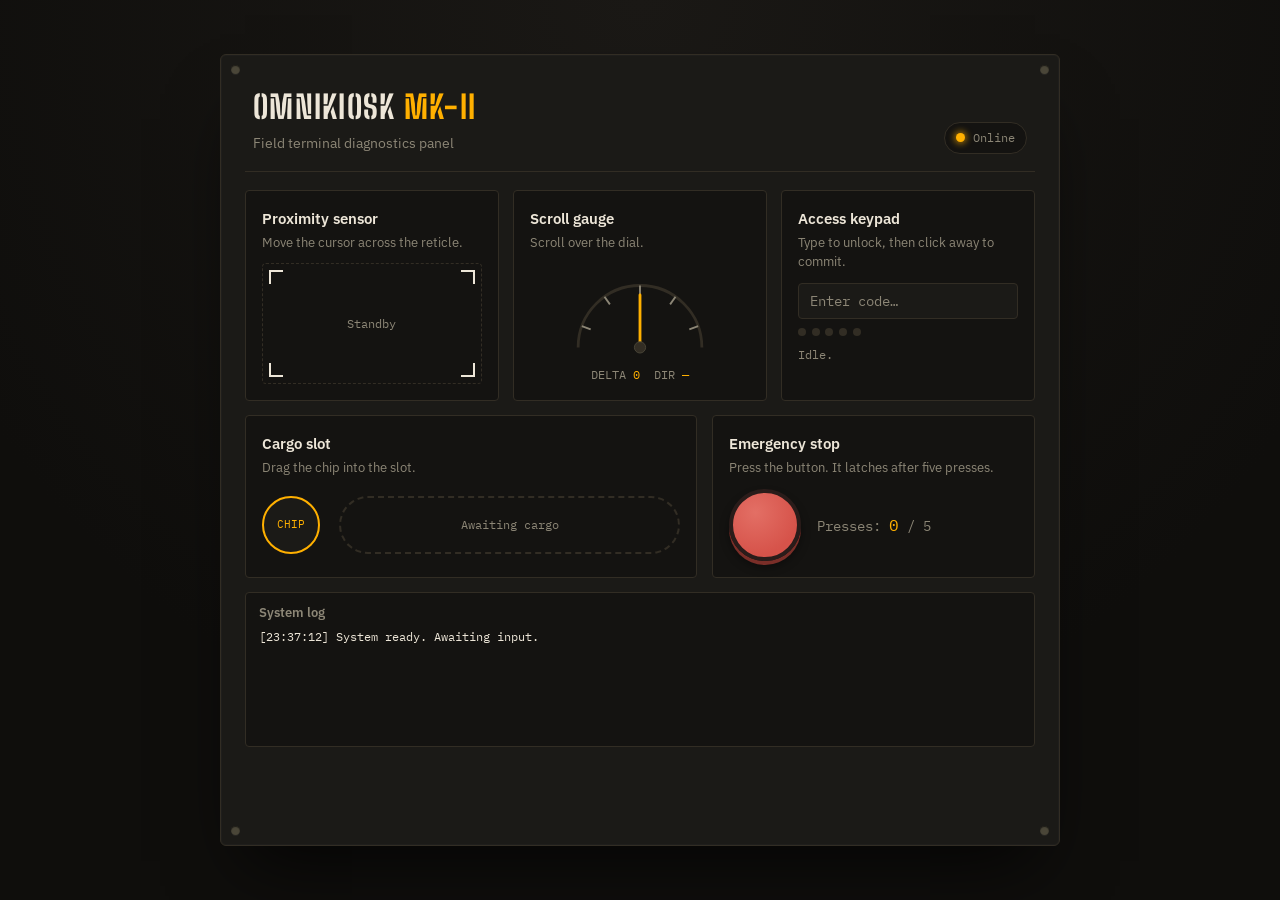
<file: index.html>
<!DOCTYPE html>
<html lang="en">
<head>
  <meta charset="UTF-8">
  <meta name="viewport" content="width=device-width, initial-scale=1.0">
  <title>OmniKiosk MK-II — Field Terminal</title>
  <link rel="preconnect" href="https://fonts.googleapis.com">
  <link rel="preconnect" href="https://fonts.gstatic.com" crossorigin>
  <link href="https://fonts.googleapis.com/css2?family=Big+Shoulders+Stencil:wght@600;700&family=IBM+Plex+Sans:wght@400;500;600&family=IBM+Plex+Mono:wght@400;500&display=swap" rel="stylesheet">
  <style>
/* ---------------------------------------------------------
   OmniKiosk MK-II — control-panel token system
--------------------------------------------------------- */
:root {
  --bg-outer: #0F0E0C;

  --panel: #1B1A17;
  --panel-recess: #141311;
  --frame-edge: #322D24;
  --rivet: #4A4638;

  --text-primary: #EDE6D8;
  --text-muted: #8C8676;

  --amber: #FFB000;
  --amber-dim: #6B4A00;
  --teal: #3DDC97;
  --teal-dim: #1F5D42;
  --red: #D6534A;
  --red-dim: #5A2622;

  --font-display: "Big Shoulders Stencil", sans-serif;
  --font-body: "IBM Plex Sans", sans-serif;
  --font-mono: "IBM Plex Mono", monospace;
}

* { box-sizing: border-box; }

@media (prefers-reduced-motion: reduce) {
  *, *::before, *::after {
    animation-duration: 0.001ms !important;
    transition-duration: 0.001ms !important;
  }
}

body {
  margin: 0;
  min-height: 100vh;
  background: var(--bg-outer);
  background-image: radial-gradient(circle at 50% 0%, #1a1815 0%, #0F0E0C 70%);
  color: var(--text-primary);
  font-family: var(--font-body);
  line-height: 1.5;
  display: flex;
  justify-content: center;
  padding: clamp(1.5rem, 6vh, 4.5rem) 1.25rem;
}

.visually-hidden {
  position: absolute;
  width: 1px; height: 1px;
  overflow: hidden;
  clip: rect(0 0 0 0);
  white-space: nowrap;
}

button:focus-visible,
input:focus-visible,
[tabindex]:focus-visible {
  outline: 2px solid var(--amber);
  outline-offset: 2px;
}

/* ---------------------------------------------------------
   Outer console frame
--------------------------------------------------------- */
.console {
  position: relative;
  width: 100%;
  max-width: 840px;
  background: var(--panel);
  border: 1px solid var(--frame-edge);
  border-radius: 6px;
  box-shadow:
    0 40px 70px -25px rgba(0, 0, 0, 0.75),
    inset 0 0 0 1px rgba(255, 255, 255, 0.02);
  padding: 1.5rem;
}

.rivet {
  position: absolute;
  width: 9px;
  height: 9px;
  border-radius: 50%;
  background: var(--rivet);
  box-shadow: inset 0 1px 1px rgba(0,0,0,0.6), 0 1px 0 rgba(255,255,255,0.05);
}
.rivet-tl { top: 10px; left: 10px; }
.rivet-tr { top: 10px; right: 10px; }
.rivet-bl { bottom: 10px; left: 10px; }
.rivet-br { bottom: 10px; right: 10px; }

/* ---------------------------------------------------------
   Nameplate header
--------------------------------------------------------- */
.console-header {
  display: flex;
  align-items: flex-end;
  justify-content: space-between;
  gap: 1rem;
  flex-wrap: wrap;
  border-bottom: 1px solid var(--frame-edge);
  padding: 0.25rem 0.5rem 1.1rem;
  margin-bottom: 1.1rem;
}

.nameplate h1 {
  font-family: var(--font-display);
  font-weight: 700;
  text-transform: uppercase;
  letter-spacing: 0.04em;
  font-size: clamp(1.5rem, 4vw, 2rem);
  margin: 0;
  color: var(--text-primary);
}

.nameplate h1 .model {
  color: var(--amber);
}

.nameplate .subtitle {
  margin: 0.15rem 0 0;
  font-size: 0.85rem;
  color: var(--text-muted);
}

.status-cluster {
  display: flex;
  align-items: center;
  gap: 0.5rem;
  padding: 0.35rem 0.7rem;
  background: var(--panel-recess);
  border: 1px solid var(--frame-edge);
  border-radius: 999px;
}

.led {
  width: 9px;
  height: 9px;
  border-radius: 50%;
  background: var(--amber);
  box-shadow: 0 0 6px 2px rgba(255, 176, 0, 0.55);
  animation: led-pulse 2.6s ease-in-out infinite;
}

@keyframes led-pulse {
  0%, 100% { opacity: 1; }
  50% { opacity: 0.45; }
}

.status-text {
  font-family: var(--font-mono);
  font-size: 0.78rem;
  color: var(--text-muted);
}

/* ---------------------------------------------------------
   Module grid — asymmetric, wired panel
--------------------------------------------------------- */
.console-grid {
  display: grid;
  grid-template-columns: repeat(3, 1fr);
  gap: 0.9rem;
}

.grid-row-2 {
  display: grid;
  grid-template-columns: 1.4fr 1fr;
  gap: 0.9rem;
  margin-top: 0.9rem;
}

@media (max-width: 720px) {
  .console-grid,
  .grid-row-2 {
    grid-template-columns: 1fr;
  }
}

.module {
  background: var(--panel-recess);
  border: 1px solid var(--frame-edge);
  border-radius: 4px;
  padding: 1rem;
  display: flex;
  flex-direction: column;
}

.module h2 {
  font-family: var(--font-body);
  font-weight: 600;
  font-size: 0.95rem;
  color: var(--text-primary);
  margin: 0 0 0.2rem;
}

.module p.hint {
  margin: 0 0 0.7rem;
  font-size: 0.8rem;
  color: var(--text-muted);
}

/* ---------------------------------------------------------
   Module 1 — Proximity sensor (mouseenter / mouseleave)
--------------------------------------------------------- */
.reticle {
  position: relative;
  flex: 1;
  min-height: 84px;
  border: 1px dashed var(--frame-edge);
  border-radius: 4px;
  display: flex;
  align-items: center;
  justify-content: center;
}

.reticle .corner {
  position: absolute;
  width: 14px;
  height: 14px;
  border-color: var(--text-muted);
  transition: border-color 0.15s ease;
}
.reticle .corner-tl { top: 6px; left: 6px; border-top: 2px solid; border-left: 2px solid; }
.reticle .corner-tr { top: 6px; right: 6px; border-top: 2px solid; border-right: 2px solid; }
.reticle .corner-bl { bottom: 6px; left: 6px; border-bottom: 2px solid; border-left: 2px solid; }
.reticle .corner-br { bottom: 6px; right: 6px; border-bottom: 2px solid; border-right: 2px solid; }

.reticle .reading {
  font-family: var(--font-mono);
  font-size: 0.78rem;
  color: var(--text-muted);
}

.card-hover.is-armed .corner { border-color: var(--amber); }
.card-hover.is-armed .reading { color: var(--amber); }

/* ---------------------------------------------------------
   Module 2 — Scroll gauge (wheel)
--------------------------------------------------------- */
.gauge-wrap {
  display: flex;
  flex-direction: column;
  align-items: center;
  flex: 1;
  justify-content: center;
}

.gauge {
  width: 100%;
  max-width: 150px;
  overflow: visible;
}

.gauge-arc {
  fill: none;
  stroke: var(--frame-edge);
  stroke-width: 3;
}

.gauge-tick {
  stroke: var(--text-muted);
  stroke-width: 2;
}

.gauge-needle {
  stroke: var(--amber);
  stroke-width: 3;
  stroke-linecap: round;
  transform-origin: 80px 90px;
  transition: transform 0.12s ease-out;
}

.gauge-hub {
  fill: var(--frame-edge);
  stroke: var(--rivet);
}

.gauge-readout {
  margin-top: 0.5rem;
  display: flex;
  gap: 0.9rem;
  font-family: var(--font-mono);
  font-size: 0.78rem;
  color: var(--text-muted);
}

.gauge-readout .value { color: var(--amber); }

/* ---------------------------------------------------------
   Module 3 — Access keypad (input / change)
--------------------------------------------------------- */
.keypad-input {
  width: 100%;
  padding: 0.5rem 0.65rem;
  background: var(--panel);
  border: 1px solid var(--frame-edge);
  border-radius: 4px;
  color: var(--text-primary);
  font-family: var(--font-mono);
  font-size: 0.85rem;
}

.keypad-input::placeholder { color: var(--text-muted); }

.led-row {
  display: flex;
  gap: 0.35rem;
  margin-top: 0.6rem;
}

.led-row .dot {
  width: 8px;
  height: 8px;
  border-radius: 50%;
  background: var(--frame-edge);
  transition: background 0.12s ease;
}

.led-row .dot.lit { background: var(--amber); }
.led-row .dot.committed { background: var(--teal); }

.module-status {
  margin-top: 0.6rem;
  font-family: var(--font-mono);
  font-size: 0.75rem;
  color: var(--text-muted);
}

/* ---------------------------------------------------------
   Module 4 — Cargo slot (dragstart / drop)
--------------------------------------------------------- */
.cargo-row {
  display: flex;
  align-items: center;
  gap: 1.2rem;
  flex: 1;
}

.chip {
  flex-shrink: 0;
  width: 58px;
  height: 58px;
  border-radius: 50%;
  background: var(--panel);
  border: 2px solid var(--amber);
  display: flex;
  align-items: center;
  justify-content: center;
  font-family: var(--font-mono);
  font-size: 0.68rem;
  color: var(--amber);
  cursor: grab;
  user-select: none;
}
.chip:active { cursor: grabbing; }

.slot {
  flex: 1;
  min-height: 58px;
  border: 2px dashed var(--frame-edge);
  border-radius: 50px;
  display: flex;
  align-items: center;
  justify-content: center;
  font-family: var(--font-mono);
  font-size: 0.78rem;
  color: var(--text-muted);
  text-align: center;
  padding: 0 0.8rem;
  transition: border-color 0.15s ease, color 0.15s ease, background 0.15s ease;
}

.slot.is-armed { border-color: var(--amber); color: var(--amber); }
.slot.is-loaded { border-style: solid; border-color: var(--teal); color: var(--teal); background: rgba(61, 220, 151, 0.06); }

/* ---------------------------------------------------------
   Module 5 — Emergency stop (pointerdown + removeEventListener)
--------------------------------------------------------- */
.stop-row {
  display: flex;
  align-items: center;
  gap: 1rem;
  flex: 1;
}

.stop-button {
  flex-shrink: 0;
  width: 72px;
  height: 72px;
  border-radius: 50%;
  border: 4px solid #2a1c1a;
  background: radial-gradient(circle at 35% 30%, #E36F65, var(--red) 70%);
  box-shadow: 0 4px 0 #7a2e28, 0 6px 10px rgba(0,0,0,0.4);
  cursor: pointer;
  transition: transform 0.08s ease, box-shadow 0.08s ease, background 0.15s ease;
}

.stop-button:active {
  transform: translateY(3px);
  box-shadow: 0 1px 0 #7a2e28, 0 2px 6px rgba(0,0,0,0.4);
}

.stop-button.is-tripped {
  background: radial-gradient(circle at 35% 30%, #3a3a3a, #222 70%);
  box-shadow: 0 1px 0 #111, 0 2px 6px rgba(0,0,0,0.5);
  transform: translateY(3px);
  cursor: not-allowed;
}

.tally {
  font-family: var(--font-mono);
  font-size: 0.85rem;
  color: var(--text-muted);
}

.tally .count { color: var(--amber); font-size: 1rem; }
.stop-button.is-tripped ~ .tally-wrap .count { color: var(--red); }

/* ---------------------------------------------------------
   System log — shared output bus
--------------------------------------------------------- */
.system-log-wrap {
  margin-top: 0.9rem;
  border: 1px solid var(--frame-edge);
  border-radius: 4px;
  background: var(--panel-recess);
  padding: 0.6rem 0.8rem;
}

.system-log-wrap h2 {
  font-family: var(--font-body);
  font-weight: 600;
  font-size: 0.8rem;
  color: var(--text-muted);
  margin: 0 0 0.4rem;
}

.system-log {
  height: 108px;
  overflow-y: auto;
  font-family: var(--font-mono);
  font-size: 0.75rem;
  color: var(--text-primary);
  display: flex;
  flex-direction: column;
  gap: 0.15rem;
}

.system-log .log-line {
  color: var(--text-muted);
}

.system-log .log-line:last-child {
  color: var(--text-primary);
}
  </style>
</head>
<body>

  <main class="console">
    <span class="rivet rivet-tl"></span>
    <span class="rivet rivet-tr"></span>
    <span class="rivet rivet-bl"></span>
    <span class="rivet rivet-br"></span>

    <header class="console-header">
      <div class="nameplate">
        <h1>OmniKiosk <span class="model">MK-II</span></h1>
        <p class="subtitle">Field terminal diagnostics panel</p>
      </div>
      <div class="status-cluster">
        <span class="led" aria-hidden="true"></span>
        <span class="status-text" id="system-status">Online</span>
      </div>
    </header>

    <div class="console-grid">

      <!-- mouseenter / mouseleave -->
      <article class="module card-hover" id="card-hover">
        <h2>Proximity sensor</h2>
        <p class="hint">Move the cursor across the reticle.</p>
        <div class="reticle">
          <span class="corner corner-tl"></span>
          <span class="corner corner-tr"></span>
          <span class="corner corner-bl"></span>
          <span class="corner corner-br"></span>
          <span class="reading" id="proximity-reading">Standby</span>
        </div>
      </article>

      <!-- wheel -->
      <article class="module" id="card-scroll">
        <h2>Scroll gauge</h2>
        <p class="hint">Scroll over the dial.</p>
        <div class="gauge-wrap">
          <svg class="gauge" viewBox="0 0 160 100" aria-hidden="true">
            <path class="gauge-arc" d="M14,90 A66,66 0 0 1 146,90"></path>
            <line class="gauge-tick" x1="80" y1="24" x2="80" y2="34" transform="rotate(-70 80 90)"></line>
            <line class="gauge-tick" x1="80" y1="24" x2="80" y2="34" transform="rotate(-35 80 90)"></line>
            <line class="gauge-tick" x1="80" y1="24" x2="80" y2="34"></line>
            <line class="gauge-tick" x1="80" y1="24" x2="80" y2="34" transform="rotate(35 80 90)"></line>
            <line class="gauge-tick" x1="80" y1="24" x2="80" y2="34" transform="rotate(70 80 90)"></line>
            <line class="gauge-needle" id="gauge-needle" x1="80" y1="90" x2="80" y2="34"></line>
            <circle class="gauge-hub" cx="80" cy="90" r="6"></circle>
          </svg>
          <div class="gauge-readout">
            <span>DELTA <span class="value" id="gauge-delta">0</span></span>
            <span>DIR <span class="value" id="gauge-dir">—</span></span>
          </div>
        </div>
      </article>

      <!-- input / change -->
      <article class="module" id="card-auth">
        <h2>Access keypad</h2>
        <p class="hint">Type to unlock, then click away to commit.</p>
        <label for="auth-input" class="visually-hidden">Authentication field</label>
        <input type="text" id="auth-input" class="keypad-input" placeholder="Enter code…">
        <div class="led-row" id="led-row" aria-hidden="true">
          <span class="dot"></span><span class="dot"></span><span class="dot"></span><span class="dot"></span><span class="dot"></span>
        </div>
        <p class="module-status" id="auth-status">Idle.</p>
      </article>

    </div>

    <div class="grid-row-2">

      <!-- dragstart / drop -->
      <article class="module" id="card-dragdrop">
        <h2>Cargo slot</h2>
        <p class="hint">Drag the chip into the slot.</p>
        <div class="cargo-row">
          <div class="chip" id="drag-chip" draggable="true">CHIP</div>
          <div class="slot" id="drop-zone">Awaiting cargo</div>
        </div>
      </article>

      <!-- pointerdown + removeEventListener -->
      <article class="module" id="card-runtime">
        <h2>Emergency stop</h2>
        <p class="hint">Press the button. It latches after five presses.</p>
        <div class="stop-row">
          <button type="button" id="runtime-btn" class="stop-button" aria-label="Emergency stop test button"></button>
          <div class="tally-wrap">
            <p class="tally">Presses: <span class="count" id="runtime-count">0</span> / 5</p>
          </div>
        </div>
      </article>

    </div>

    <div class="system-log-wrap">
      <h2>System log</h2>
      <div class="system-log" id="system-log" role="log" aria-live="polite"></div>
    </div>
  </main>

  <script>
document.addEventListener('DOMContentLoaded', () => {

  /* Shared output bus */
  const logEl = document.getElementById('system-log');
  function logEvent(text) {
    const time = new Date().toLocaleTimeString('en-GB', { hour12: false });
    const line = document.createElement('div');
    line.className = 'log-line';
    line.textContent = `[${time}] ${text}`;
    logEl.appendChild(line);
    while (logEl.children.length > 8) {
      logEl.removeChild(logEl.firstChild);
    }
    logEl.scrollTop = logEl.scrollHeight;
  }
  logEvent('System ready. Awaiting input.');

  /* -------------------------------------------------------
     Proximity sensor — mouseenter / mouseleave
  ------------------------------------------------------- */
  const hoverCard = document.getElementById('card-hover');
  const proximityReading = document.getElementById('proximity-reading');

  hoverCard.addEventListener('mouseenter', () => {
    hoverCard.classList.add('is-armed');
    proximityReading.textContent = 'Contact';
    logEvent('Proximity sensor engaged.');
  });

  hoverCard.addEventListener('mouseleave', () => {
    hoverCard.classList.remove('is-armed');
    proximityReading.textContent = 'Standby';
    logEvent('Proximity sensor cleared.');
  });

  /* -------------------------------------------------------
     Scroll gauge — wheel
  ------------------------------------------------------- */
  const scrollCard = document.getElementById('card-scroll');
  const needle = document.getElementById('gauge-needle');
  const deltaOut = document.getElementById('gauge-delta');
  const dirOut = document.getElementById('gauge-dir');
  let lastGaugeLog = 0;

  scrollCard.addEventListener('wheel', (e) => {
    e.preventDefault();
    const direction = e.deltaY > 0 ? 'down' : 'up';
    const clamped = Math.max(-80, Math.min(80, e.deltaY / 2));
    needle.style.transform = `rotate(${clamped}deg)`;
    deltaOut.textContent = e.deltaY.toFixed(0);
    dirOut.textContent = direction;

    const now = performance.now();
    if (now - lastGaugeLog > 200) {
      logEvent(`Scroll gauge: ${e.deltaY.toFixed(0)}, direction ${direction}.`);
      lastGaugeLog = now;
    }
  }, { passive: false });

  /* -------------------------------------------------------
     Access keypad — input / change
  ------------------------------------------------------- */
  const authInput = document.getElementById('auth-input');
  const authStatus = document.getElementById('auth-status');
  const dots = Array.from(document.querySelectorAll('#led-row .dot'));

  authInput.addEventListener('input', () => {
    const len = authInput.value.length;
    dots.forEach((dot, i) => {
      dot.classList.toggle('lit', i < len);
      dot.classList.remove('committed');
    });
    authStatus.textContent = len
      ? `Typing… ${len} character(s) entered.`
      : 'Idle.';
  });

  authInput.addEventListener('change', () => {
    const value = authInput.value.trim();
    if (value) {
      dots.forEach((dot) => {
        dot.classList.add('committed');
        dot.classList.remove('lit');
      });
      authStatus.textContent = `Value committed: "${value}"`;
      logEvent(`Access keypad: value committed.`);
    } else {
      authStatus.textContent = 'Idle.';
    }
  });

  /* -------------------------------------------------------
     Cargo slot — dragstart / dragover / drop
  ------------------------------------------------------- */
  const dragChip = document.getElementById('drag-chip');
  const dropZone = document.getElementById('drop-zone');

  dragChip.addEventListener('dragstart', (e) => {
    e.dataTransfer.setData('text/plain', 'chip');
    e.dataTransfer.effectAllowed = 'move';
    logEvent('Cargo chip lifted.');
  });

  dropZone.addEventListener('dragover', (e) => {
    e.preventDefault();
    dropZone.classList.add('is-armed');
  });

  dropZone.addEventListener('dragleave', () => {
    dropZone.classList.remove('is-armed');
  });

  dropZone.addEventListener('drop', (e) => {
    e.preventDefault();
    dropZone.classList.remove('is-armed');
    dropZone.classList.add('is-loaded');
    dropZone.textContent = 'Cargo loaded';
    logEvent('Cargo chip loaded into slot.');
  });

  /* -------------------------------------------------------
     Emergency stop — pointerdown + removeEventListener
  ------------------------------------------------------- */
  const runtimeBtn = document.getElementById('runtime-btn');
  const runtimeCount = document.getElementById('runtime-count');
  const MAX_PRESSES = 5;
  let pressCount = 0;

  function handlePointerDown() {
    pressCount += 1;
    runtimeCount.textContent = pressCount;
    logEvent(`Emergency stop pressed. Count ${pressCount}.`);

    if (pressCount >= MAX_PRESSES) {
      runtimeBtn.removeEventListener('pointerdown', handlePointerDown);
      runtimeBtn.classList.add('is-tripped');
      runtimeBtn.setAttribute('aria-label', 'Breaker tripped, button disabled');
      logEvent('Breaker tripped after 5 presses. Listener detached.');
    }
  }

  runtimeBtn.addEventListener('pointerdown', handlePointerDown);

});
  </script>
</body>
</html>
</file>
